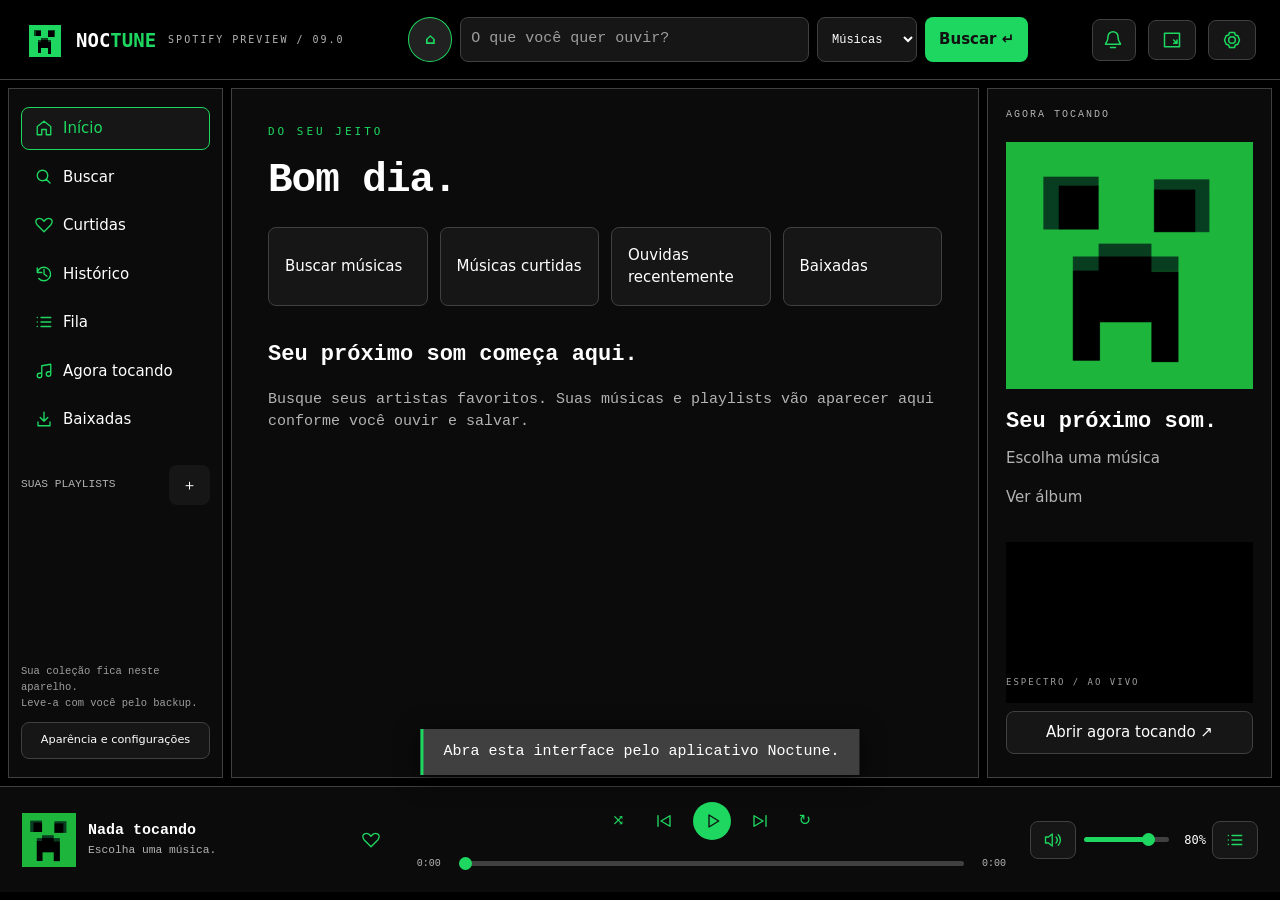
<file: previews/spotify/windows/web/index.html>
<!doctype html><html lang="pt-BR"><head><meta charset="utf-8"><meta name="viewport" content="width=device-width,initial-scale=1"><meta http-equiv="Content-Security-Policy" content="default-src 'self'; font-src 'self'; script-src 'self'; style-src 'self' 'unsafe-inline'; img-src 'self' data: https://*.googleusercontent.com https://*.ggpht.com https://i.ytimg.com https://i.scdn.co https://mosaic.scdn.co; media-src 'self' https://*.googlevideo.com https://offline.yuri.local http://127.0.0.1:*; connect-src https://lrclib.net; frame-src 'none'; base-uri 'none'; form-action 'none'"><title>Noctune</title><link rel="stylesheet" href="style.css"><script type="module" src="app.js"></script></head><body class="minimalIcons">
<header><button id="brand-button" type="button" aria-label="Personalizar cabeça" title="Personalizar cabeça"><img id="brand-icon" src="app-icon.png" alt="Creeper"></button><b>NOC<span>TUNE</span></b><small>SPOTIFY PREVIEW / 09.0</small><form id="search"><button id="header-home" type="button" data-page="home" aria-label="Início" title="Início">⌂</button><input id="query" placeholder="O que você quer ouvir?" maxlength="200" required aria-label="Buscar música ou artista"><select id="search-kind" aria-label="Tipo de busca"><option value="songs">Músicas</option><option value="albums">Álbuns</option><option value="artists">Artistas</option></select><button>Buscar ↵</button></form><button id="notifications-open" aria-label="Notificações" title="Notificações"><span class="bell-icon" aria-hidden="true"></span><small id="notifications-badge" hidden></small></button><button id="mini" aria-label="Miniplayer" title="Miniplayer">▣</button><button id="settings-open" aria-label="Configurações" title="Configurações">⚙</button></header>
<div class="workspace"><aside><nav><button data-page="home">⌂ Início</button><button data-page="search">⌕ Buscar</button><button data-page="likes">♥ Curtidas</button><button data-page="history">◷ Histórico</button><button data-page="queue">≡ Fila</button><button data-page="now">♫ Agora tocando</button></nav><div class="library-heading"><small>SUAS PLAYLISTS</small><button id="new-playlist" aria-label="Criar playlist">＋</button></div><div id="playlists"></div><p class="aside-note">Sua coleção fica neste aparelho.<br>Leve-a com você pelo backup.</p><button id="settings-sidebar">Aparência e configurações</button></aside><main><section id="home" hidden></section>
<section id="browse"><div id="detail-header" hidden></div><p class="label" id="eyebrow">SEU PRÓXIMO SOM</p><h1 id="heading">Sua música.<br>Seu universo.</h1><p id="intro">Um espaço preto, pixelado e do seu jeito.</p><div class="toolbar"><input id="filter" placeholder="Filtrar esta lista…" aria-label="Filtrar lista"><button id="play-list">▶ Ouvir lista</button><button id="rename-playlist" hidden>Renomear</button><button id="delete-playlist" hidden>Excluir playlist</button><button id="clear-history" hidden>Limpar histórico</button></div><p id="status" role="status">Busque uma música para começar.</p><div id="collections" class="collection-grid"></div><button id="artist-more" hidden>Mais músicas deste artista</button><section id="results" aria-label="Músicas"></section></section>
<section id="now" hidden><div class="now-layout"><div><img id="large-cover" alt="Capa da faixa" src="app-icon.png"><p class="label">AGORA TOCANDO</p><h1 id="large-title">Seu próximo som.</h1><p id="large-artist">Escolha uma música.</p><button id="now-like">♡ Curtir</button><button id="share">Compartilhar link</button><button id="lyrics-load">Carregar letra</button></div><div><small id="lyrics-credit">Letras via LRCLIB · disponibilidade variável</small><div id="lyrics"><p>Carregue a letra para acompanhar a música.</p></div></div></div></section></main><aside class="now-sidebar"><small>AGORA TOCANDO</small><button id="side-album-cover" class="cover-button"><img id="side-cover" src="app-icon.png" alt="Abrir álbum"></button><h2 id="side-title">Seu próximo som.</h2><button id="side-artist" class="text-link">Escolha uma música</button><button id="side-album" class="text-link">Ver álbum</button><div class="visualizer-box"><canvas id="visualizer" width="480" height="230" aria-label="Visualizador de áudio"></canvas><small id="visualizer-label">ESPECTRO / AO VIVO</small></div><button id="side-now">Abrir agora tocando ↗</button></aside></div>
<footer><div class="track-info"><img id="cover" src="app-icon.png" alt=""><div><strong id="title">Nada tocando</strong><small id="artist">Escolha uma música.</small></div><button id="like" aria-label="Curtir faixa">♡</button></div><div class="transport"><div><button id="shuffle" title="Aleatório">⤨</button><button id="previous" aria-label="Anterior">◀◀</button><button id="play" aria-label="Reproduzir ou pausar">▶</button><button id="next" aria-label="Próxima">▶▶</button><button id="repeat" title="Repetição">↻</button></div><div class="timeline"><small id="elapsed">0:00</small><input id="seek" type="range" min="0" max="100" value="0" step="0.1" aria-label="Posição da música"><small id="duration">0:00</small></div></div><div class="volume"><button id="mute" aria-label="Silenciar">♫</button><input id="volume" type="range" min="0" max="1" step="0.01" value="0.8" aria-label="Volume"><output id="volume-value" for="volume" aria-live="off">80%</output><button id="queue-open" title="Fila">≡</button></div><button id="mini-exit" hidden>Expandir ↗</button><audio id="audio" preload="none" crossorigin="anonymous"></audio><audio id="audio-next" preload="none" crossorigin="anonymous"></audio></footer>
<dialog id="settings"><div class="dialog-header"><h2>Do seu jeito.</h2><button data-close="settings">✕</button></div><div class="settings-grid"><section><h3>Aparência</h3><button id="head-settings-open" type="button">Personalizar cabeça</button><label>Cor principal<input id="primary" type="color" value="#000000"></label><label>Cor secundária<input id="accent" type="color" value="#1ed760"></label><div class="swatches" id="swatches"></div><label><input id="autoAccent" type="checkbox"> Usar uma cor da capa</label><label><input id="homeAlbumClick" type="checkbox"> Abrir álbum ao clicar nas músicas da Início</label><p class="hint">Sem álbum disponível, abre as músicas do artista. O botão ▶ sempre toca direto.</p><label><input id="minecraftFont" type="checkbox"> Fonte Minecraft</label><p class="hint">Nos títulos, menus e botões. Músicas, artistas e letras mantêm a fonte legível.</p><label><input id="retro" type="checkbox"> Fonte e bordas retrô</label><label><input id="animations" type="checkbox"> Animações suaves</label><label>Densidade<select id="density"><option value="compact">Compacta</option><option value="normal">Normal</option><option value="spacious">Espaçada</option></select></label><label>Capas <output id="cover-value"></output><input id="coverSize" type="range" min="32" max="96" step="8"></label><label>Letras da interface<input id="fontSize" type="range" min="12" max="22"></label><div id="theme-presets" class="theme-presets"></div><button id="theme-reset">Restaurar preto e verde</button><button id="save-theme">Salvar tema atual</button><div id="themes"></div></section>
<section><h3>Fonte de música</h3><label>Usar<select id="music-source"><option value="spotify">Spotify · prévia</option><option value="youtube">YouTube Music · modo anterior</option></select></label><button id="spotify-connect">Conectar Spotify</button><button id="spotify-check">Verificar conexão</button><button id="spotify-library">Carregar curtidas do Spotify</button><button id="spotify-disconnect">Desconectar Spotify</button><p id="spotify-connection-status" class="hint">Entre usando a página do Spotify. Sua biblioteca local continua disponível.</p><p class="hint">Spotify em teste. A conta e o serviço determinam anúncios, qualidade e disponibilidade. Equalizador, espectro e downloads locais continuam disponíveis no modo YouTube Music.</p></section><section id="updates-section"><h3>Atualizações</h3><p>Versão instalada: <b id="updates-current">0.9.0 prévia</b></p><p>Última versão: <b id="updates-latest">—</b></p><label><input id="updates-auto" type="checkbox" checked> Verificar automaticamente</label><p class="hint">Verificamos ao abrir e periodicamente com o app aberto. A instalação só começa quando você escolher atualizar. No Android, confirme a instalação na tela do sistema.</p><button id="updates-check">Verificar atualização</button><button id="updates-install" hidden>Atualizar agora</button><progress id="updates-progress" hidden aria-label="Atualização em andamento"></progress><p id="updates-status" class="hint" role="status">Você pode verificar quando quiser.</p></section><section><h3>Som</h3><label><input id="autoRadio" type="checkbox"> Continuar com músicas parecidas fora dos álbuns</label><p class="hint">Adiciona recomendações relacionadas à faixa atual quando a fila está acabando. Álbuns mantêm sua sequência.</p><label><input id="normalize" type="checkbox"> Suavizar picos de volume</label><p class="hint">Compressão suave dos picos, sem aumentar e diminuir o ganho a cada trecho. Não iguala o volume entre gravações.</p><label>Transição entre faixas <output id="fade-value"></output><input id="crossfade" type="range" min="0" max="10" step="1"></label><h4>Visualizador</h4><label><input id="visualizer-enabled" type="checkbox"> Barras pixeladas ao vivo</label><label><input id="reflection" type="checkbox"> Reflexo das barras</label><h4>Equalizador</h4><div id="equalizer"></div><button id="eq-reset">Restaurar equalizador</button><p class="hint" id="audio-info">O processamento de áudio é ativado ao reproduzir.</p></section>
<section><h3>Enquanto joga</h3><label><input id="discreet" type="checkbox"> Modo discreto, sem efeitos</label><label><input id="minimizeTray" type="checkbox"> Minimizar para a bandeja</label><label><input id="globalHotkeys" type="checkbox"> Atalhos globais</label><p class="hint">Ctrl + Alt + Espaço: pausar<br>Ctrl + Alt + → / ←: próxima / anterior<br>Ctrl + Alt + ↑ / ↓: volume<br>Teclas multimídia também são aceitas.</p><button id="always-top">Alternar sempre por cima</button><button id="mini-settings">Abrir miniplayer</button><h4>Discord</h4><label><input id="discord" type="checkbox"> Mostrar música no Discord</label><label>Application ID (público)<input id="discordId" inputmode="numeric" maxlength="22" placeholder="Preencha quando criar seu app"></label><p class="hint" id="discord-status">Precisa do Discord para PC aberto e de um Application ID próprio. Não use token de conta.</p></section>
<section><h3>Biblioteca e armazenamento</h3><button id="export">Exportar biblioteca</button><button id="import">Importar / mesclar backup</button><button id="sync-folder">Escolher pasta para sincronização</button><button id="sync-now">Sincronizar agora</button><button id="sync-off">Desligar sincronização</button><p class="hint" id="sync-status">Sem pasta selecionada.</p><p class="hint">Use uma pasta sincronizada por OneDrive, Dropbox ou outro serviço. Em outro PC, escolha a mesma pasta. No Android, escolha o mesmo arquivo por um provedor de arquivos com acesso de leitura e escrita. A sincronização ocorre enquanto o app está aberto.</p><label>Limite do cache de capas<select id="cacheMB"><option value="0">Sem cache em disco</option><option value="16">16 MB</option><option value="64">64 MB</option><option value="128">128 MB</option><option value="256">256 MB</option></select></label><button id="downloads-folder">Abrir pasta de downloads</button><button id="clear-cache">Limpar cache de capas</button><p id="cache-status" class="hint"></p><p class="hint">As músicas não são baixadas para uso offline.</p></section></div><p class="hint">Integração experimental com YouTube Music. Algumas faixas podem falhar ou ficar indisponíveis.</p></dialog>
<dialog id="notifications-dialog"><div class="dialog-header"><h2>Notificações</h2><button id="notifications-close" aria-label="Fechar notificações">×</button></div><button id="notifications-read-all">Marcar todas como lidas</button><div id="notifications-list"></div><h3>Artistas seguidos</h3><div id="notifications-following"></div><button id="notifications-refresh">Verificar lançamentos</button><p id="notifications-status" class="hint">Verificamos lançamentos ao abrir e a cada 30 minutos com o app aberto. Não são notificações push.</p></dialog><dialog id="name-dialog"><h2 id="name-title">Nome</h2><form id="name-form"><input id="name-input" maxlength="100" required aria-label="Nome"><button>Salvar</button><button type="button" data-close="name-dialog">Cancelar</button></form></dialog><dialog id="add-dialog"><div class="dialog-header"><h2>Adicionar à playlist</h2><button data-close="add-dialog">✕</button></div><div id="add-options"></div><button id="add-new">＋ Nova playlist</button></dialog><div id="update-banner" hidden role="status"><span id="update-banner-text"></span><button id="update-banner-open">Ver atualização</button><button id="update-banner-close" aria-label="Lembrar depois">×</button></div><div id="toast" role="status" hidden></div><dialog id="head-picker" aria-labelledby="head-picker-title"><div class="dialog-header"><h2 id="head-picker-title">Sua cabeça, seu estilo.</h2><button id="head-close" type="button" aria-label="Fechar personalização">✕</button></div><p class="hint">Escolha uma cabeça e como ela recebe as cores.</p><div id="head-options" role="group" aria-label="Cabeças"></div><label>Cor da cabeça<select id="head-mode"><option value="theme">Seguir o tema</option><option value="original">Cor original</option><option value="custom">Cor personalizada</option></select></label><label id="head-custom-label" hidden>Escolha uma cor<input id="head-color" type="color" value="#1ed760"></label><p class="hint">Sua escolha fica salva neste aparelho. No Windows, também muda o ícone da janela enquanto o app está aberto.</p></dialog></body></html>
</file>
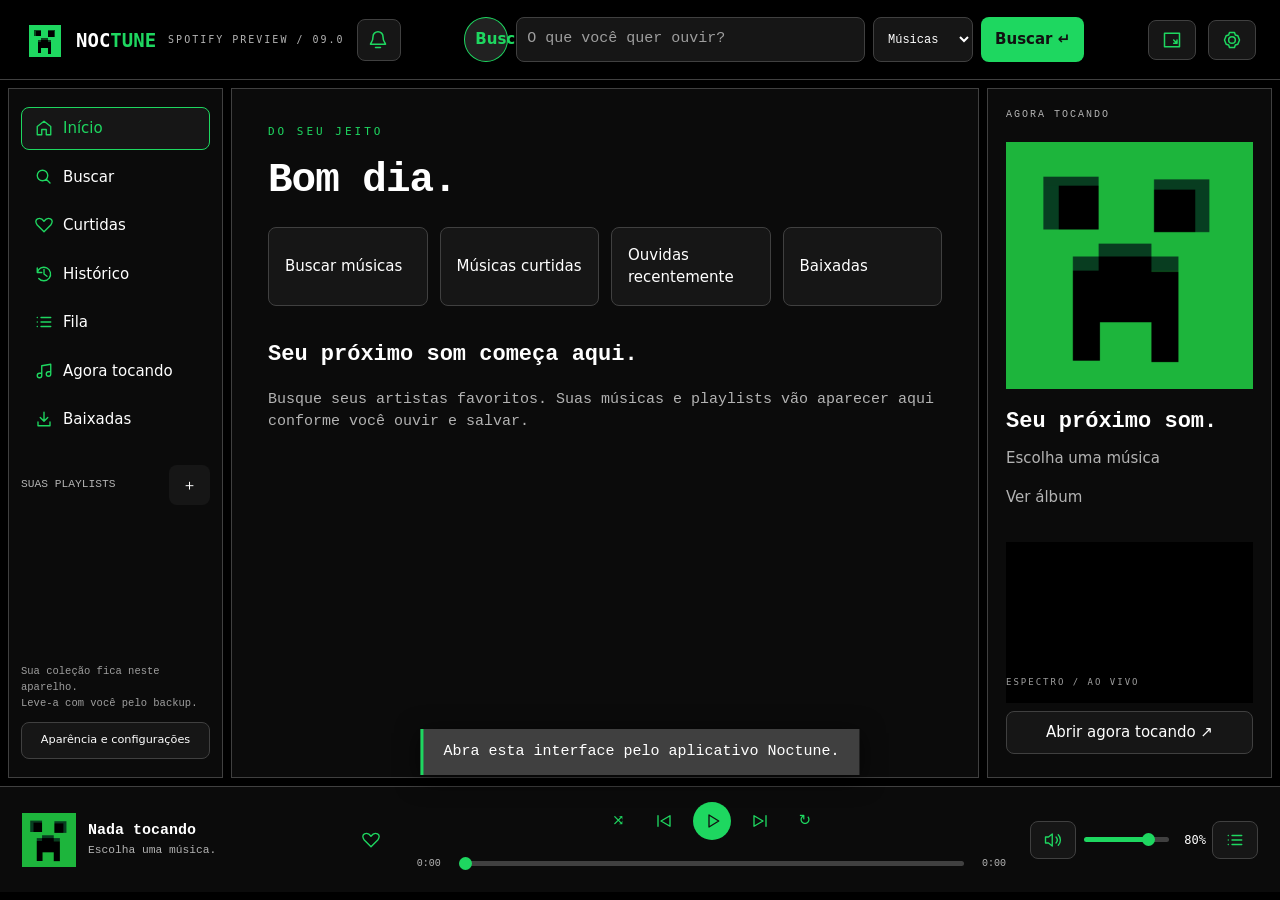
<file: previews/spotify/android/app/src/main/assets/index.html>
<!doctype html><html lang="pt-BR"><head><meta charset="utf-8"><meta name="viewport" content="width=device-width,initial-scale=1"><meta http-equiv="Content-Security-Policy" content="default-src 'self'; font-src 'self'; script-src 'self'; style-src 'self' 'unsafe-inline'; img-src 'self' data: https://*.googleusercontent.com https://*.ggpht.com https://i.ytimg.com https://i.scdn.co https://mosaic.scdn.co; media-src 'self' https://*.googlevideo.com https://offline.yuri.local http://127.0.0.1:*; connect-src https://lrclib.net; frame-src 'none'; base-uri 'none'; form-action 'none'"><title>Noctune</title><link rel="stylesheet" href="style.css"><link rel="stylesheet" href="mobile.css"><script type="module" src="app.js"></script></head><body class="minimalIcons">
<header><button id="brand-button" type="button" aria-label="Personalizar cabeça" title="Personalizar cabeça"><img id="brand-icon" src="app-icon.png" alt="Creeper"></button><b>NOC<span>TUNE</span></b><small>SPOTIFY PREVIEW / 09.0</small><form id="search"><button id="header-home" type="button" data-page="home" aria-label="Início" title="Início">⌂</button><input id="query" placeholder="O que você quer ouvir?" maxlength="200" required aria-label="Buscar música ou artista"><select id="search-kind" aria-label="Tipo de busca"><option value="songs">Músicas</option><option value="albums">Álbuns</option><option value="artists">Artistas</option></select><button>Buscar ↵</button></form><button id="notifications-open" aria-label="Notificações" title="Notificações"><span class="bell-icon" aria-hidden="true"></span><small id="notifications-badge" hidden></small></button><button id="mini" aria-label="Miniplayer" title="Miniplayer">▣</button><button id="settings-open" aria-label="Configurações" title="Configurações">⚙</button></header>
<div class="workspace"><aside><nav><button data-page="home">⌂ Início</button><button data-page="search">⌕ Buscar</button><button data-page="likes">♥ Curtidas</button><button data-page="history">◷ Histórico</button><button data-page="queue">≡ Fila</button><button data-page="now">♫ Agora tocando</button></nav><div class="library-heading"><small>SUAS PLAYLISTS</small><button id="new-playlist" aria-label="Criar playlist">＋</button></div><div id="playlists"></div><p class="aside-note">Sua coleção fica neste aparelho.<br>Leve-a com você pelo backup.</p><button id="settings-sidebar">Aparência e configurações</button></aside><main><section id="home" hidden></section>
<section id="browse"><div id="detail-header" hidden></div><p class="label" id="eyebrow">SEU PRÓXIMO SOM</p><h1 id="heading">Sua música.<br>Seu universo.</h1><p id="intro">Um espaço preto, pixelado e do seu jeito.</p><div class="toolbar"><input id="filter" placeholder="Filtrar esta lista…" aria-label="Filtrar lista"><button id="play-list">▶ Ouvir lista</button><button id="rename-playlist" hidden>Renomear</button><button id="delete-playlist" hidden>Excluir playlist</button><button id="clear-history" hidden>Limpar histórico</button></div><p id="status" role="status">Busque uma música para começar.</p><div id="collections" class="collection-grid"></div><button id="artist-more" hidden>Mais músicas deste artista</button><section id="results" aria-label="Músicas"></section></section>
<section id="now" hidden><div class="now-layout"><div><img id="large-cover" alt="Capa da faixa" src="app-icon.png"><p class="label">AGORA TOCANDO</p><h1 id="large-title">Seu próximo som.</h1><p id="large-artist">Escolha uma música.</p><button id="now-like">♡ Curtir</button><button id="share">Compartilhar link</button><button id="lyrics-load">Carregar letra</button></div><div><small id="lyrics-credit">Letras via LRCLIB · disponibilidade variável</small><div id="lyrics"><p>Carregue a letra para acompanhar a música.</p></div></div></div></section></main><aside class="now-sidebar"><small>AGORA TOCANDO</small><button id="side-album-cover" class="cover-button"><img id="side-cover" src="app-icon.png" alt="Abrir álbum"></button><h2 id="side-title">Seu próximo som.</h2><button id="side-artist" class="text-link">Escolha uma música</button><button id="side-album" class="text-link">Ver álbum</button><div class="visualizer-box"><canvas id="visualizer" width="480" height="230" aria-label="Visualizador de áudio"></canvas><small id="visualizer-label">ESPECTRO / AO VIVO</small></div><button id="side-now">Abrir agora tocando ↗</button></aside></div>
<footer><div class="track-info"><img id="cover" src="app-icon.png" alt=""><div><strong id="title">Nada tocando</strong><small id="artist">Escolha uma música.</small></div><button id="like" aria-label="Curtir faixa">♡</button></div><div class="transport"><div><button id="shuffle" title="Aleatório">⤨</button><button id="previous" aria-label="Anterior">◀◀</button><button id="play" aria-label="Reproduzir ou pausar">▶</button><button id="next" aria-label="Próxima">▶▶</button><button id="repeat" title="Repetição">↻</button></div><div class="timeline"><small id="elapsed">0:00</small><input id="seek" type="range" min="0" max="100" value="0" step="0.1" aria-label="Posição da música"><small id="duration">0:00</small></div></div><div class="volume"><button id="mute" aria-label="Silenciar">♫</button><input id="volume" type="range" min="0" max="1" step="0.01" value="0.8" aria-label="Volume"><output id="volume-value" for="volume" aria-live="off">80%</output><button id="queue-open" title="Fila">≡</button></div><button id="mini-exit" hidden>Expandir ↗</button><audio id="audio" preload="none" crossorigin="anonymous"></audio><audio id="audio-next" preload="none" crossorigin="anonymous"></audio></footer>
<dialog id="settings"><div class="dialog-header"><h2>Do seu jeito.</h2><button data-close="settings">✕</button></div><div class="settings-grid"><section><h3>Aparência</h3><button id="head-settings-open" type="button">Personalizar cabeça</button><label>Cor principal<input id="primary" type="color" value="#000000"></label><label>Cor secundária<input id="accent" type="color" value="#1ed760"></label><div class="swatches" id="swatches"></div><label><input id="autoAccent" type="checkbox"> Usar uma cor da capa</label><label><input id="homeAlbumClick" type="checkbox"> Abrir álbum ao clicar nas músicas da Início</label><p class="hint">Sem álbum disponível, abre as músicas do artista. O botão ▶ sempre toca direto.</p><label><input id="minecraftFont" type="checkbox"> Fonte Minecraft</label><p class="hint">Nos títulos, menus e botões. Músicas, artistas e letras mantêm a fonte legível.</p><label><input id="retro" type="checkbox"> Fonte e bordas retrô</label><label><input id="animations" type="checkbox"> Animações suaves</label><label>Densidade<select id="density"><option value="compact">Compacta</option><option value="normal">Normal</option><option value="spacious">Espaçada</option></select></label><label>Capas <output id="cover-value"></output><input id="coverSize" type="range" min="32" max="96" step="8"></label><label>Letras da interface<input id="fontSize" type="range" min="12" max="22"></label><div id="theme-presets" class="theme-presets"></div><button id="theme-reset">Restaurar preto e verde</button><button id="save-theme">Salvar tema atual</button><div id="themes"></div></section>
<section><h3>Fonte de música</h3><label>Usar<select id="music-source"><option value="spotify">Spotify · prévia</option><option value="youtube">YouTube Music · modo anterior</option></select></label><button id="spotify-connect">Conectar Spotify</button><button id="spotify-check">Verificar conexão</button><button id="spotify-library">Carregar curtidas do Spotify</button><button id="spotify-disconnect">Desconectar Spotify</button><p id="spotify-connection-status" class="hint">Entre usando a página do Spotify. Sua biblioteca local continua disponível.</p><p class="hint">Spotify em teste. A conta e o serviço determinam anúncios, qualidade e disponibilidade. Equalizador, espectro e downloads locais continuam disponíveis no modo YouTube Music.</p></section><section id="updates-section"><h3>Atualizações</h3><p>Versão instalada: <b id="updates-current">0.9.0 prévia</b></p><p>Última versão: <b id="updates-latest">—</b></p><label><input id="updates-auto" type="checkbox" checked> Verificar automaticamente</label><p class="hint">Verificamos ao abrir e periodicamente com o app aberto. A instalação só começa quando você escolher atualizar. No Android, confirme a instalação na tela do sistema.</p><button id="updates-check">Verificar atualização</button><button id="updates-install" hidden>Atualizar agora</button><progress id="updates-progress" hidden aria-label="Atualização em andamento"></progress><p id="updates-status" class="hint" role="status">Você pode verificar quando quiser.</p></section><section><h3>Som</h3><label><input id="autoRadio" type="checkbox"> Continuar com músicas parecidas fora dos álbuns</label><p class="hint">Adiciona recomendações relacionadas à faixa atual quando a fila está acabando. Álbuns mantêm sua sequência.</p><label><input id="normalize" type="checkbox"> Suavizar picos de volume</label><p class="hint">Compressão suave dos picos, sem aumentar e diminuir o ganho a cada trecho. Não iguala o volume entre gravações.</p><label>Transição entre faixas <output id="fade-value"></output><input id="crossfade" type="range" min="0" max="10" step="1"></label><h4>Visualizador</h4><label><input id="visualizer-enabled" type="checkbox"> Barras pixeladas ao vivo</label><label><input id="reflection" type="checkbox"> Reflexo das barras</label><h4>Equalizador</h4><div id="equalizer"></div><button id="eq-reset">Restaurar equalizador</button><p class="hint" id="audio-info">O processamento de áudio é ativado ao reproduzir.</p></section>
<section><h3>Enquanto joga</h3><label><input id="discreet" type="checkbox"> Modo discreto, sem efeitos</label><label><input id="minimizeTray" type="checkbox"> Minimizar para a bandeja</label><label><input id="globalHotkeys" type="checkbox"> Atalhos globais</label><p class="hint">Ctrl + Alt + Espaço: pausar<br>Ctrl + Alt + → / ←: próxima / anterior<br>Ctrl + Alt + ↑ / ↓: volume<br>Teclas multimídia também são aceitas.</p><button id="always-top">Alternar sempre por cima</button><button id="mini-settings">Abrir miniplayer</button><h4>Discord</h4><label><input id="discord" type="checkbox"> Mostrar música no Discord</label><label>Application ID (público)<input id="discordId" inputmode="numeric" maxlength="22" placeholder="Preencha quando criar seu app"></label><p class="hint" id="discord-status">Precisa do Discord para PC aberto e de um Application ID próprio. Não use token de conta.</p></section>
<section><h3>Biblioteca e armazenamento</h3><button id="export">Exportar biblioteca</button><button id="import">Importar / mesclar backup</button><button id="sync-folder">Escolher pasta para sincronização</button><button id="sync-now">Sincronizar agora</button><button id="sync-off">Desligar sincronização</button><p class="hint" id="sync-status">Sem pasta selecionada.</p><p class="hint">Use uma pasta sincronizada por OneDrive, Dropbox ou outro serviço. Em outro PC, escolha a mesma pasta. No Android, escolha o mesmo arquivo por um provedor de arquivos com acesso de leitura e escrita. A sincronização ocorre enquanto o app está aberto.</p><label>Limite do cache de capas<select id="cacheMB"><option value="0">Sem cache em disco</option><option value="16">16 MB</option><option value="64">64 MB</option><option value="128">128 MB</option><option value="256">256 MB</option></select></label><button id="downloads-folder">Abrir pasta de downloads</button><button id="clear-cache">Limpar cache de capas</button><p id="cache-status" class="hint"></p><p class="hint">As músicas não são baixadas para uso offline.</p></section></div><p class="hint">Integração experimental com YouTube Music. Algumas faixas podem falhar ou ficar indisponíveis.</p></dialog>
<dialog id="notifications-dialog"><div class="dialog-header"><h2>Notificações</h2><button id="notifications-close" aria-label="Fechar notificações">×</button></div><button id="notifications-read-all">Marcar todas como lidas</button><div id="notifications-list"></div><h3>Artistas seguidos</h3><div id="notifications-following"></div><button id="notifications-refresh">Verificar lançamentos</button><p id="notifications-status" class="hint">Verificamos lançamentos ao abrir e a cada 30 minutos com o app aberto. Não são notificações push.</p></dialog><dialog id="name-dialog"><h2 id="name-title">Nome</h2><form id="name-form"><input id="name-input" maxlength="100" required aria-label="Nome"><button>Salvar</button><button type="button" data-close="name-dialog">Cancelar</button></form></dialog><dialog id="add-dialog"><div class="dialog-header"><h2>Adicionar à playlist</h2><button data-close="add-dialog">✕</button></div><div id="add-options"></div><button id="add-new">＋ Nova playlist</button></dialog><div id="update-banner" hidden role="status"><span id="update-banner-text"></span><button id="update-banner-open">Ver atualização</button><button id="update-banner-close" aria-label="Lembrar depois">×</button></div><div id="toast" role="status" hidden></div><dialog id="head-picker" aria-labelledby="head-picker-title"><div class="dialog-header"><h2 id="head-picker-title">Sua cabeça, seu estilo.</h2><button id="head-close" type="button" aria-label="Fechar personalização">✕</button></div><p class="hint">Escolha uma cabeça e como ela recebe as cores.</p><div id="head-options" role="group" aria-label="Cabeças"></div><label>Cor da cabeça<select id="head-mode"><option value="theme">Seguir o tema</option><option value="original">Cor original</option><option value="custom">Cor personalizada</option></select></label><label id="head-custom-label" hidden>Escolha uma cor<input id="head-color" type="color" value="#1ed760"></label><p class="hint">Sua escolha fica salva neste aparelho. No Windows, também muda o ícone da janela enquanto o app está aberto.</p></dialog></body></html>
</file>
<file: previews/spotify/windows/web/style.css>
:root{--accent:#1ed760;--cover:56px;--font:15px;--row:10px;color-scheme:dark}*{box-sizing:border-box}body{margin:0;background:var(--primary);color:var(--text);font:var(--font)/1.5 system-ui}body.retro{font-family:Consolas,'Courier New',monospace}button,input,select{font:inherit}button{cursor:pointer;background:var(--raised);color:var(--text);border:1px solid var(--border);border-radius:5px;padding:9px 13px}button:hover,button.active{border-color:var(--accent-readable);color:var(--accent-readable)}button:disabled{opacity:.4;cursor:wait}input,select{background:var(--raised);color:var(--text);border:1px solid var(--border);padding:10px;min-width:0}input[type=checkbox],input[type=range]{accent-color:var(--accent-readable)}input[type=range]{padding:0;cursor:pointer}input[type=color]{width:46px;padding:3px}body.retro button,body.retro input,body.retro select{border-radius:0}body.animations:not(.discreet) button{transition:background .15s,color .15s}header{height:80px;display:flex;align-items:center;gap:12px;padding:16px 24px;border-bottom:1px solid var(--border)}header>img{width:32px;image-rendering:pixelated}header b{white-space:nowrap;font:700 19px monospace}span,.label{color:var(--accent-readable)}small{color:var(--muted);font-size:.75em}header>small{font:10px monospace;letter-spacing:2px}form{display:flex;gap:8px}header form{max-width:620px;flex:1;margin:auto}#query{width:100%}header form button,#play,#name-form button:first-of-type{background:var(--accent);color:var(--primary);border-color:transparent;font-weight:700}.workspace{display:grid;grid-template-columns:230px 1fr;height:calc(100vh - 194px);gap:8px;padding:8px}aside,main{background:var(--surface);border:1px solid var(--border);overflow:auto}aside{padding:18px 12px;display:flex;flex-direction:column}nav{display:grid;gap:6px}nav button{border-color:transparent;background:none;text-align:left}nav button.active{background:var(--raised);color:var(--accent-readable)}.library-heading{display:flex;align-items:center;justify-content:space-between;margin:24px 0 8px}.library-heading button{border:0}.aside-note{font-size:.7em;color:var(--subtle);margin-top:auto;padding-top:25px}#playlists{display:grid;gap:6px}#playlists button{overflow:hidden;text-overflow:ellipsis;white-space:nowrap;text-align:left;background:none;border:0}#settings-sidebar{font-size:.75em}main{padding:32px 36px}h1{font-size:clamp(26px,3.2vw,48px);line-height:1.1;margin:14px 0 20px;letter-spacing:-1px}p{color:var(--muted)}.label{font:11px monospace;letter-spacing:3px}.toolbar{display:flex;gap:8px;flex-wrap:wrap;margin-top:26px}.toolbar input{flex:1;max-width:330px}#status{min-height:22px;font-size:.8em;margin:18px 0}#results{display:grid;gap:5px}.song{display:flex;align-items:center;gap:12px;background:var(--raised);padding:var(--row);border:1px solid transparent;border-bottom-color:var(--hover)}.song.active{border-left-color:var(--accent-readable);background:color-mix(in srgb,var(--accent) 12%,var(--primary))}.song.dragging{opacity:.4}.song img{height:var(--cover);width:var(--cover);object-fit:cover;flex-shrink:0}.song .song-play{flex:1;text-align:left;border:0;background:none;min-width:70px;padding:0}.song strong,.song small{display:block;overflow:hidden;text-overflow:ellipsis;white-space:nowrap}.song .actions{display:flex;gap:4px}.song .actions button{padding:7px 9px;background:none}.row-number{font-size:.7em;width:23px;color:var(--subtle)}.duration-label{min-width:40px;text-align:right}footer{height:106px;display:flex;align-items:center;gap:20px;padding:12px 22px;background:var(--surface);border-top:1px solid var(--border)}.track-info{width:30%;display:flex;align-items:center;gap:12px;min-width:0}.track-info img{width:54px;height:54px;object-fit:cover}.track-info div{min-width:0;flex:1}.track-info strong,.track-info small{display:block;overflow:hidden;white-space:nowrap;text-overflow:ellipsis}.track-info button{border:0;background:none;color:var(--accent-readable);font-size:21px}.transport{flex:1;text-align:center}.transport>div:first-child{display:flex;justify-content:center;gap:10px;align-items:center}.transport button{background:none;border:0;padding:5px 10px}#play{width:38px;height:38px;border-radius:50%;padding:0}.timeline{display:flex;align-items:center;gap:12px;margin-top:10px}.timeline input{width:100%}.timeline small{font-size:10px;min-width:32px}.volume{display:flex;align-items:center;gap:6px;width:180px}.volume input{width:90px}audio{display:none}.now-layout{display:grid;grid-template-columns:minmax(200px,1fr) minmax(200px,1fr);gap:40px;max-width:1000px;margin:auto}.now-layout img{max-width:420px;width:100%;aspect-ratio:1;object-fit:cover}#lyrics{max-height:60vh;overflow:auto;padding:20px 4px}#lyrics p{font-size:1.3em;color:var(--muted)}#lyrics p.current{color:var(--accent-readable);font-weight:700}dialog{background:var(--raised);color:var(--text);border:1px solid var(--border);max-width:1050px;width:90%;max-height:90vh;padding:24px}dialog::backdrop{background:#000b}.dialog-header{display:flex;align-items:center;justify-content:space-between}.dialog-header h2{margin:0}.settings-grid{display:grid;grid-template-columns:1fr 1fr;gap:22px}.settings-grid section{padding:16px;border:1px solid var(--border)}.settings-grid h3{color:var(--accent-readable);margin-top:0}label{display:flex;align-items:center;justify-content:space-between;gap:12px;margin:14px 0}label input[type=checkbox]{margin-right:auto;order:2}label input[type=range]{max-width:150px}label input:not([type]){max-width:200px}.hint{font-size:.75em;color:var(--muted);line-height:1.6}.swatches{display:flex;gap:8px}.swatches button{width:28px;height:28px;padding:0;background:var(--swatch)}#equalizer label{font-size:.8em}#themes button{margin:4px}.theme-row{display:flex;align-items:center;justify-content:space-between}.theme-row button:first-child{flex:1;text-align:left}#name-dialog{max-width:450px}#name-form{flex-wrap:wrap}#name-input{width:100%}#add-dialog{max-width:450px}#add-options{display:grid;gap:8px;margin:18px 0}#toast{position:fixed;bottom:125px;left:50%;transform:translateX(-50%);padding:12px 20px;max-width:85vw;background:var(--border);border-left:3px solid var(--accent);box-shadow:0 4px 24px #0009;z-index:20}.discreet *{animation:none!important;transition:none!important}.mini header,.mini .workspace,.mini .volume,.mini .timeline,.mini #shuffle,.mini #repeat{display:none}.mini footer{height:100vh;padding:10px;gap:8px}.mini .track-info{width:54%;gap:8px}.mini .track-info img{width:42px;height:42px}.mini .track-info strong{font-size:12px}.mini .track-info small{font-size:10px}.mini .transport{flex:none}.mini .transport>div:first-child{gap:0}.mini .transport button{font-size:12px;padding:4px}.mini #mini-exit{display:block;font-size:10px;padding:5px}.mini #play{width:30px;height:30px}@media(max-width:850px){header>small{display:none}.workspace{grid-template-columns:170px 1fr}main{padding:24px 18px}.volume{width:100px}.volume input{width:55px}.song .duration-label,.row-number{display:none}.settings-grid{grid-template-columns:1fr}.now-layout{gap:20px}header{padding:14px}}@media(max-width:600px){header{height:110px;flex-wrap:wrap;gap:8px}header form{order:3;width:100%;max-width:none;flex-basis:100%}header b{flex:1}header>img{width:25px}header button{padding:6px 9px}.workspace{height:calc(100vh - 245px);grid-template-columns:1fr;display:block;padding-top:48px;position:relative}aside{position:absolute;top:0;left:0;right:0;height:44px;padding:0;overflow-x:auto}aside nav{display:flex;white-space:nowrap}aside nav button{font-size:12px;padding:10px}aside>*:not(nav){display:none}main{height:100%;padding:18px 12px}.song{gap:8px}.song .actions button{padding:5px}.song .actions button.share-row{display:none}.song img{width:42px;height:42px}.song small{font-size:10px}.toolbar button{font-size:12px}footer{height:127px;padding:8px 12px;flex-wrap:wrap;gap:5px}.track-info{width:65%;flex:1}.track-info img{width:36px;height:36px}.track-info strong{font-size:12px}.volume{width:90px}.transport{flex-basis:100%;display:flex;align-items:center;gap:10px}.transport>div:first-child{gap:0}.transport .timeline{flex:1;margin:0;gap:4px}.timeline small{font-size:9px;min-width:26px}#play{width:30px;height:30px}.now-layout{grid-template-columns:1fr}.now-layout img{max-width:240px}#lyrics{max-height:none}.settings-grid section{padding:10px}dialog{width:96%;padding:14px}.song .actions .move{display:none}#toast{bottom:145px}}

.workspace{grid-template-columns:215px minmax(0,1fr) 285px}.now-sidebar{padding:18px;gap:8px}.now-sidebar>small{font-size:10px;letter-spacing:2px}.cover-button{padding:0;margin-top:12px;background:none;border:0}.cover-button img{width:100%;aspect-ratio:1;object-fit:cover;display:block}.now-sidebar h2{font-size:22px;line-height:1.2;margin:12px 0 0}.text-link{background:none;border:0;text-align:left;padding:4px 0;color:var(--muted)}.text-link:hover{color:var(--accent-readable);text-decoration:underline}.visualizer-box{background:var(--primary);padding:10px 0;margin-top:22px}.visualizer-box canvas{display:block;width:100%;height:auto}.visualizer-box small{font:9px monospace;letter-spacing:2px;color:var(--subtle)}.discreet .visualizer-box{display:none}.collection-grid{display:grid;grid-template-columns:repeat(auto-fill,minmax(135px,1fr));gap:15px;margin:20px 0}.collection{padding:10px;text-align:left;background:var(--raised)}.collection img{width:100%;aspect-ratio:1;object-fit:cover}.collection b,.collection small{display:block;margin-top:8px}.detail-hero{display:flex;gap:25px;align-items:end;margin-bottom:24px}.detail-hero img{width:180px;aspect-ratio:1;object-fit:cover}.detail-hero p{font-size:12px;max-height:110px;overflow:auto}.detail-hero h2{font-size:30px;margin:5px 0}header form select{max-width:110px;font-size:12px}.album-row{font-size:11px;color:var(--muted)}.artist-link{cursor:pointer}.artist-link:hover{color:var(--accent-readable);text-decoration:underline}@media(max-width:1150px){.workspace{grid-template-columns:185px minmax(0,1fr) 230px}.now-sidebar{padding:12px}main{padding:25px 20px}.song{gap:8px}.song .actions button{padding:6px}.song .actions .share-row{display:none}}@media(max-width:950px){.workspace{grid-template-columns:170px minmax(0,1fr)}.now-sidebar{display:none}}@media(max-width:600px){.workspace{display:block}.now-sidebar{display:none}header form select{max-width:80px}.detail-hero img{width:110px}.detail-hero{gap:15px}.detail-hero h2{font-size:24px}}


.now-layout .visualizer-box{max-width:420px}.now-layout .visualizer-box canvas{width:100%;height:auto}

/* Keep the search controls readable without wrapping or shrinking labels. */
header form{min-width:0;align-items:stretch}header form #query{flex:1 1 0;width:0;min-width:0}header form select{flex:0 0 100px;width:100px;max-width:none}header form button{flex:0 0 auto;white-space:nowrap}
@media(min-width:601px) and (max-width:1100px){header{height:124px;flex-wrap:wrap;gap:8px;padding:10px 16px}header b{flex:1}header>small{display:none}header form{order:3;flex:1 0 100%;width:100%;max-width:none;margin:0;height:44px}.workspace{height:calc(100vh - 238px)}}
@media(max-width:600px){header form select{flex-basis:90px;width:90px}header form button{padding:8px 10px}}

.volume{width:228px;flex-shrink:0}.volume #volume{min-width:35px;flex:1}.volume output{min-width:4ch;text-align:right;color:var(--text);font:12px monospace;font-variant-numeric:tabular-nums}.pixel-icon::before{content:'';display:inline-block;width:20px;height:20px;background:currentColor;mask:var(--pixel) center/contain no-repeat;image-rendering:pixelated;vertical-align:middle;flex-shrink:0}nav button.pixel-icon{display:flex;align-items:center;gap:10px}.pixel-only{font-size:0!important}.pixel-only::before{width:18px;height:18px}#mobile-nav span.pixel-icon{font-size:0!important}#mobile-nav span.pixel-icon::before{width:24px;height:24px}@media(max-width:950px){.volume{width:190px}.volume input{width:50px}}@media(max-width:600px){.volume{width:170px}.volume input{width:40px}}

.pixel-icon::before{width:18px;height:18px}#mobile-nav span.pixel-icon::before{width:20px;height:20px}


@font-face{font-family:YuriMinecraft;src:url('fonts/Minecraft.ttf') format('truetype');font-weight:400;font-style:normal;font-display:swap}
body.minecraftFont header b,body.minecraftFont h1,body.minecraftFont h2,body.minecraftFont h3,body.minecraftFont h4,body.minecraftFont button:not(.pixel-only),body.minecraftFont summary{font-family:YuriMinecraft,system-ui,sans-serif;font-weight:400;letter-spacing:0;line-height:1.45}
body.minecraftFont .song .song-play,body.minecraftFont .song .song-play *,body.minecraftFont .track-info strong,body.minecraftFont .track-info small,body.minecraftFont #large-title,body.minecraftFont #large-artist,body.minecraftFont #side-title,body.minecraftFont #side-artist,body.minecraftFont #lyrics p,body.minecraftFont .collection b,body.minecraftFont .collection small,body.minecraftFont #playlists button,body.minecraftFont .mobile-playlist-row,body.minecraftFont .detail-hero h2{font-family:system-ui,sans-serif;font-weight:inherit;letter-spacing:normal}

#settings-open.pixel-icon::before,#mini.pixel-icon::before{width:20px;height:20px}#mini-settings.pixel-icon,#mobile-pip.pixel-icon{display:inline-flex;align-items:center;justify-content:center;gap:7px}

body.minimalIcons button,body.minimalIcons input,body.minimalIcons select{border-radius:8px}body.minimalIcons nav button{font-family:system-ui,sans-serif;font-weight:500}body.minimalIcons #play,body.minimalIcons #mobile-play{border-radius:50%}.home-shortcuts{display:grid;grid-template-columns:repeat(auto-fit,minmax(150px,1fr));gap:12px;margin:24px 0 32px}.home-shortcuts button{text-align:left;min-height:64px;background:var(--raised);padding:16px}.home-cards{display:grid;grid-template-columns:repeat(auto-fill,minmax(135px,1fr));gap:16px;margin:18px 0 32px}.home-card{min-width:0;text-align:left;border:0;background:var(--raised);padding:12px}.home-card img{width:100%;aspect-ratio:1;object-fit:cover}.home-card strong,.home-card small{display:block;overflow:hidden;text-overflow:ellipsis;white-space:nowrap;margin-top:8px;font-family:system-ui,sans-serif}.home-card small{margin-top:4px}#home h2{font-size:22px}@media(max-width:600px){.home-shortcuts{grid-template-columns:repeat(2,minmax(0,1fr));gap:8px}.home-shortcuts button{font-size:13px;padding:12px}.home-cards{grid-template-columns:repeat(2,minmax(0,1fr));gap:10px}#home h1{font-size:26px}}
body.minimalIcons:not(.minecraftFont) button:not(.pixel-only){font-family:system-ui,sans-serif}

:root{--primary:#000;--surface:#0b0b0b;--raised:#151515;--hover:#222;--border:#404040;--text:#fff;--muted:#b3b3b3;--subtle:#999;--accent-text:#111;--accent-readable:#1ed760}header form button,#play,#name-form button:first-of-type,#mobile-search-zone form>button,.mobile-compact-actions #mobile-play,#mobile-full-controls #play{color:var(--accent-text)}.theme-presets{display:flex;gap:6px;flex-wrap:wrap;margin:16px 0}.theme-presets button{font-size:12px}#theme-reset{margin:6px 0}body,dialog,button,input,select{color:var(--text)}::placeholder{color:var(--subtle)}#toast{color:var(--text)}.volume output{color:var(--text)}

/* Theme the range widgets explicitly; native controls can ignore dark accents. */
input[type=range]{appearance:none;-webkit-appearance:none;background:transparent;border:0;height:24px;accent-color:var(--accent-readable)}input[type=range]::-webkit-slider-runnable-track{height:5px;border-radius:8px;background:linear-gradient(to right,var(--accent-readable) 0%,var(--accent-readable) var(--range-fill,0%),var(--border) var(--range-fill,0%),var(--border) 100%)}input[type=range]::-webkit-slider-thumb{-webkit-appearance:none;width:13px;height:13px;margin-top:-4px;border-radius:50%;border:0;background:var(--accent-readable)}input[type=range]::-moz-range-track{height:5px;border-radius:8px;background:var(--border)}input[type=range]::-moz-range-progress{height:5px;border-radius:8px;background:var(--accent-readable)}input[type=range]::-moz-range-thumb{width:13px;height:13px;border-radius:50%;border:0;background:var(--accent-readable)}input[type=range]:focus-visible{outline:2px solid var(--accent-readable);outline-offset:3px}input[type=checkbox]{accent-color:var(--accent-readable)}nav button.pixel-icon::before,.transport button:not(#play),#settings-open,#mini,#mute,#queue-open,.track-info #like{color:var(--accent-readable)}nav button.active{border-color:var(--accent-readable)}#mobile-nav button.active>span{color:var(--accent-readable)}.song.active{background:color-mix(in srgb,var(--accent) 12%,var(--surface));border-left-color:var(--accent-readable)}.mobile-search-tabs button.active{color:var(--accent-text)}

#update-banner:not([hidden]){position:fixed;z-index:40;left:50%;bottom:125px;transform:translateX(-50%);display:flex;align-items:center;gap:10px;width:max-content;max-width:92vw;padding:12px;background:var(--raised);color:var(--text);border:1px solid var(--accent-readable);border-radius:12px;box-shadow:0 6px 30px #0006;font:13px system-ui}#updates-progress:not([hidden]){display:block;width:100%;margin:16px 0;accent-color:var(--accent-readable)}#updates-install{margin:5px;background:var(--accent);color:var(--accent-text)}@media(max-width:600px){#update-banner:not([hidden]){bottom:155px;flex-wrap:wrap;justify-content:center;font-size:12px}.mini #update-banner{display:none!important}}

#notifications-open{position:relative;flex:none;width:44px;height:42px;padding:10px;color:var(--accent-readable)}.bell-icon{display:block;width:20px;height:20px;background:currentColor;mask:url('data:image/svg+xml,%3Csvg xmlns="http://www.w3.org/2000/svg" viewBox="0 0 24 24"%3E%3Cpath d="M18 8a6 6 0 0 0-12 0c0 7-3 7-3 9h18c0-2-3-2-3-9ZM9 21h6" fill="none" stroke="black" stroke-width="1.8" stroke-linecap="round" stroke-linejoin="round"/%3E%3C/svg%3E') center/contain no-repeat}#notifications-badge:not([hidden]){position:absolute;right:-5px;top:-6px;border-radius:20px;padding:2px 5px;min-width:18px;background:var(--accent);color:var(--accent-text);font:700 10px system-ui}#notifications-dialog{max-width:650px}#notifications-list{display:grid;gap:10px;margin:18px 0}.notice{padding:14px;background:var(--surface);border:1px solid var(--border);border-radius:10px}.notice.unread{border-left:3px solid var(--accent-readable)}.notice h3{margin:0;font:600 15px system-ui}.notice p{margin:8px 0}.notice small{display:block;margin-bottom:10px}.notice button{margin:3px;font-size:12px}.following-row{display:flex;justify-content:space-between;gap:8px;margin:8px 0}.following-row button:first-child{min-width:0;overflow:hidden;text-overflow:ellipsis;text-align:left}#follow-artist{margin-top:14px;color:var(--accent-readable);border-color:var(--accent-readable)}.mini #notifications-dialog{display:none}header b{min-width:0}@media(max-width:600px){#notifications-open{width:36px;height:38px;padding:8px}#notifications-list button{font-size:12px}.following-row button{font-size:12px}header b{font-size:16px}}

.home-card{position:relative}.home-card .home-open{display:block;width:100%;padding:0;border:0;background:none;color:var(--text);text-align:left;min-width:0;border-radius:0}.home-card .home-open:hover{color:var(--text)}.home-card .home-open:focus-visible{outline:2px solid var(--accent-readable);outline-offset:4px}.home-card .home-play{position:absolute;top:20px;right:20px;width:34px;height:34px;min-height:34px;padding:0;border:0;border-radius:50%;background:var(--accent);color:var(--accent-text);box-shadow:0 2px 8px #0006;opacity:0;z-index:1}.home-card:hover .home-play,.home-card:focus-within .home-play{opacity:1}@media(hover:none),(max-width:600px){.home-card .home-play{opacity:1;top:16px;right:16px}}

.music-title-link:not([aria-disabled=true]){cursor:pointer}.music-title-link:not([aria-disabled=true]):hover,.music-title-link:not([aria-disabled=true]):focus-visible{color:var(--accent-readable);text-decoration:underline;text-underline-offset:3px}.music-title-link:focus-visible{outline:2px solid var(--accent-readable);outline-offset:3px}

#search #header-home{flex:0 0 44px;width:44px;min-width:44px;padding:10px;background:var(--raised);color:var(--accent-readable);border:1px solid var(--border);border-radius:50%}#search #header-home:hover,#search #header-home.active{border-color:var(--accent-readable);background:var(--hover)}#search #header-home::before{width:20px;height:20px}

.home-card.active,.song.active{box-shadow:inset 0 0 0 2px var(--accent);border-radius:0}.song.active{border-color:var(--accent)}

/* Track titles follow the selected accent on pointer hover and keyboard focus. */
.song:hover .song-play strong,.song .song-play:focus-visible strong,.home-card:hover .home-open strong,.home-card .home-open:focus-visible strong{color:var(--accent-readable)}

#brand-button{flex:none;display:grid;place-items:center;width:40px;height:40px;min-width:40px;padding:4px;background:none;border:1px solid transparent;border-radius:6px}#brand-button:hover,#brand-button:focus-visible{border-color:var(--accent-readable)}#brand-icon{width:32px;height:32px;image-rendering:pixelated}#head-picker{max-width:470px}#head-options{display:grid;grid-template-columns:repeat(4,minmax(0,1fr));gap:10px;margin:20px 0}#head-options button{display:grid;justify-items:center;gap:9px;min-width:0;padding:10px 5px}#head-options img{width:64px;max-width:100%;aspect-ratio:1;image-rendering:pixelated}#head-options span{font:12px system-ui;color:var(--text)}#head-options button[aria-pressed=true]{border-color:var(--accent-readable);box-shadow:inset 0 0 0 1px var(--accent-readable)}#head-picker [hidden]{display:none!important}@media(max-width:600px){#brand-button{width:34px;height:36px;min-width:34px}#brand-icon{width:26px;height:26px}#head-options{grid-template-columns:repeat(2,minmax(0,1fr))}}

/* Highlight the whole track, matching the current-track frame. */
.home-card.active,.song:focus-within,.home-card:focus-within{background:color-mix(in srgb,var(--accent) 12%,var(--surface));box-shadow:inset 0 0 0 2px var(--accent);border-radius:0}.song:focus-within{border-color:var(--accent)}
@media(hover:hover){.song:hover,.home-card:hover{background:color-mix(in srgb,var(--accent) 12%,var(--surface));box-shadow:inset 0 0 0 2px var(--accent);border-radius:0}.song:hover{border-color:var(--accent)}}

#window-controls[hidden],#window-grips[hidden]{display:none!important}#window-controls{position:fixed;right:0;top:0;display:flex;z-index:40;height:32px;background:var(--primary)}#window-controls button{width:46px;height:32px;padding:0;border:0;border-radius:0!important;background:none;color:var(--text);font:18px system-ui}#window-controls button:hover{background:var(--hover)}#window-controls button[data-window-action=close]:hover{background:#c42b1c;color:white}.desktop-chrome header{padding-right:150px}.desktop-chrome header>b,.desktop-chrome header>small{user-select:none}#window-grips>div{position:fixed;z-index:50}#window-grips [data-edge=top],#window-grips [data-edge=bottom]{left:8px;right:8px;height:5px;cursor:ns-resize}#window-grips [data-edge=top]{top:0}#window-grips [data-edge=bottom]{bottom:0}#window-grips [data-edge=left],#window-grips [data-edge=right]{top:8px;bottom:8px;width:5px;cursor:ew-resize}#window-grips [data-edge=left]{left:0}#window-grips [data-edge=right]{right:0}#window-grips [data-edge*=top-],#window-grips [data-edge*=bottom-]{width:8px;height:8px}#window-grips [data-edge=top-left]{top:0;left:0;cursor:nwse-resize}#window-grips [data-edge=top-right]{top:0;right:0;cursor:nesw-resize}#window-grips [data-edge=bottom-left]{bottom:0;left:0;cursor:nesw-resize}#window-grips [data-edge=bottom-right]{bottom:0;right:0;cursor:nwse-resize}.desktop-chrome.mini footer{padding-top:32px}.desktop-chrome.mini #window-controls{height:26px}.desktop-chrome.mini #window-controls button{height:26px;width:34px}
</file>
<file: previews/spotify/android/app/src/main/assets/style.css>
:root{--accent:#1ed760;--cover:56px;--font:15px;--row:10px;color-scheme:dark}*{box-sizing:border-box}body{margin:0;background:var(--primary);color:var(--text);font:var(--font)/1.5 system-ui}body.retro{font-family:Consolas,'Courier New',monospace}button,input,select{font:inherit}button{cursor:pointer;background:var(--raised);color:var(--text);border:1px solid var(--border);border-radius:5px;padding:9px 13px}button:hover,button.active{border-color:var(--accent-readable);color:var(--accent-readable)}button:disabled{opacity:.4;cursor:wait}input,select{background:var(--raised);color:var(--text);border:1px solid var(--border);padding:10px;min-width:0}input[type=checkbox],input[type=range]{accent-color:var(--accent-readable)}input[type=range]{padding:0;cursor:pointer}input[type=color]{width:46px;padding:3px}body.retro button,body.retro input,body.retro select{border-radius:0}body.animations:not(.discreet) button{transition:background .15s,color .15s}header{height:80px;display:flex;align-items:center;gap:12px;padding:16px 24px;border-bottom:1px solid var(--border)}header>img{width:32px;image-rendering:pixelated}header b{white-space:nowrap;font:700 19px monospace}span,.label{color:var(--accent-readable)}small{color:var(--muted);font-size:.75em}header>small{font:10px monospace;letter-spacing:2px}form{display:flex;gap:8px}header form{max-width:620px;flex:1;margin:auto}#query{width:100%}header form button,#play,#name-form button:first-of-type{background:var(--accent);color:var(--primary);border-color:transparent;font-weight:700}.workspace{display:grid;grid-template-columns:230px 1fr;height:calc(100vh - 194px);gap:8px;padding:8px}aside,main{background:var(--surface);border:1px solid var(--border);overflow:auto}aside{padding:18px 12px;display:flex;flex-direction:column}nav{display:grid;gap:6px}nav button{border-color:transparent;background:none;text-align:left}nav button.active{background:var(--raised);color:var(--accent-readable)}.library-heading{display:flex;align-items:center;justify-content:space-between;margin:24px 0 8px}.library-heading button{border:0}.aside-note{font-size:.7em;color:var(--subtle);margin-top:auto;padding-top:25px}#playlists{display:grid;gap:6px}#playlists button{overflow:hidden;text-overflow:ellipsis;white-space:nowrap;text-align:left;background:none;border:0}#settings-sidebar{font-size:.75em}main{padding:32px 36px}h1{font-size:clamp(26px,3.2vw,48px);line-height:1.1;margin:14px 0 20px;letter-spacing:-1px}p{color:var(--muted)}.label{font:11px monospace;letter-spacing:3px}.toolbar{display:flex;gap:8px;flex-wrap:wrap;margin-top:26px}.toolbar input{flex:1;max-width:330px}#status{min-height:22px;font-size:.8em;margin:18px 0}#results{display:grid;gap:5px}.song{display:flex;align-items:center;gap:12px;background:var(--raised);padding:var(--row);border:1px solid transparent;border-bottom-color:var(--hover)}.song.active{border-left-color:var(--accent-readable);background:color-mix(in srgb,var(--accent) 12%,var(--primary))}.song.dragging{opacity:.4}.song img{height:var(--cover);width:var(--cover);object-fit:cover;flex-shrink:0}.song .song-play{flex:1;text-align:left;border:0;background:none;min-width:70px;padding:0}.song strong,.song small{display:block;overflow:hidden;text-overflow:ellipsis;white-space:nowrap}.song .actions{display:flex;gap:4px}.song .actions button{padding:7px 9px;background:none}.row-number{font-size:.7em;width:23px;color:var(--subtle)}.duration-label{min-width:40px;text-align:right}footer{height:106px;display:flex;align-items:center;gap:20px;padding:12px 22px;background:var(--surface);border-top:1px solid var(--border)}.track-info{width:30%;display:flex;align-items:center;gap:12px;min-width:0}.track-info img{width:54px;height:54px;object-fit:cover}.track-info div{min-width:0;flex:1}.track-info strong,.track-info small{display:block;overflow:hidden;white-space:nowrap;text-overflow:ellipsis}.track-info button{border:0;background:none;color:var(--accent-readable);font-size:21px}.transport{flex:1;text-align:center}.transport>div:first-child{display:flex;justify-content:center;gap:10px;align-items:center}.transport button{background:none;border:0;padding:5px 10px}#play{width:38px;height:38px;border-radius:50%;padding:0}.timeline{display:flex;align-items:center;gap:12px;margin-top:10px}.timeline input{width:100%}.timeline small{font-size:10px;min-width:32px}.volume{display:flex;align-items:center;gap:6px;width:180px}.volume input{width:90px}audio{display:none}.now-layout{display:grid;grid-template-columns:minmax(200px,1fr) minmax(200px,1fr);gap:40px;max-width:1000px;margin:auto}.now-layout img{max-width:420px;width:100%;aspect-ratio:1;object-fit:cover}#lyrics{max-height:60vh;overflow:auto;padding:20px 4px}#lyrics p{font-size:1.3em;color:var(--muted)}#lyrics p.current{color:var(--accent-readable);font-weight:700}dialog{background:var(--raised);color:var(--text);border:1px solid var(--border);max-width:1050px;width:90%;max-height:90vh;padding:24px}dialog::backdrop{background:#000b}.dialog-header{display:flex;align-items:center;justify-content:space-between}.dialog-header h2{margin:0}.settings-grid{display:grid;grid-template-columns:1fr 1fr;gap:22px}.settings-grid section{padding:16px;border:1px solid var(--border)}.settings-grid h3{color:var(--accent-readable);margin-top:0}label{display:flex;align-items:center;justify-content:space-between;gap:12px;margin:14px 0}label input[type=checkbox]{margin-right:auto;order:2}label input[type=range]{max-width:150px}label input:not([type]){max-width:200px}.hint{font-size:.75em;color:var(--muted);line-height:1.6}.swatches{display:flex;gap:8px}.swatches button{width:28px;height:28px;padding:0;background:var(--swatch)}#equalizer label{font-size:.8em}#themes button{margin:4px}.theme-row{display:flex;align-items:center;justify-content:space-between}.theme-row button:first-child{flex:1;text-align:left}#name-dialog{max-width:450px}#name-form{flex-wrap:wrap}#name-input{width:100%}#add-dialog{max-width:450px}#add-options{display:grid;gap:8px;margin:18px 0}#toast{position:fixed;bottom:125px;left:50%;transform:translateX(-50%);padding:12px 20px;max-width:85vw;background:var(--border);border-left:3px solid var(--accent);box-shadow:0 4px 24px #0009;z-index:20}.discreet *{animation:none!important;transition:none!important}.mini header,.mini .workspace,.mini .volume,.mini .timeline,.mini #shuffle,.mini #repeat{display:none}.mini footer{height:100vh;padding:10px;gap:8px}.mini .track-info{width:54%;gap:8px}.mini .track-info img{width:42px;height:42px}.mini .track-info strong{font-size:12px}.mini .track-info small{font-size:10px}.mini .transport{flex:none}.mini .transport>div:first-child{gap:0}.mini .transport button{font-size:12px;padding:4px}.mini #mini-exit{display:block;font-size:10px;padding:5px}.mini #play{width:30px;height:30px}@media(max-width:850px){header>small{display:none}.workspace{grid-template-columns:170px 1fr}main{padding:24px 18px}.volume{width:100px}.volume input{width:55px}.song .duration-label,.row-number{display:none}.settings-grid{grid-template-columns:1fr}.now-layout{gap:20px}header{padding:14px}}@media(max-width:600px){header{height:110px;flex-wrap:wrap;gap:8px}header form{order:3;width:100%;max-width:none;flex-basis:100%}header b{flex:1}header>img{width:25px}header button{padding:6px 9px}.workspace{height:calc(100vh - 245px);grid-template-columns:1fr;display:block;padding-top:48px;position:relative}aside{position:absolute;top:0;left:0;right:0;height:44px;padding:0;overflow-x:auto}aside nav{display:flex;white-space:nowrap}aside nav button{font-size:12px;padding:10px}aside>*:not(nav){display:none}main{height:100%;padding:18px 12px}.song{gap:8px}.song .actions button{padding:5px}.song .actions button.share-row{display:none}.song img{width:42px;height:42px}.song small{font-size:10px}.toolbar button{font-size:12px}footer{height:127px;padding:8px 12px;flex-wrap:wrap;gap:5px}.track-info{width:65%;flex:1}.track-info img{width:36px;height:36px}.track-info strong{font-size:12px}.volume{width:90px}.transport{flex-basis:100%;display:flex;align-items:center;gap:10px}.transport>div:first-child{gap:0}.transport .timeline{flex:1;margin:0;gap:4px}.timeline small{font-size:9px;min-width:26px}#play{width:30px;height:30px}.now-layout{grid-template-columns:1fr}.now-layout img{max-width:240px}#lyrics{max-height:none}.settings-grid section{padding:10px}dialog{width:96%;padding:14px}.song .actions .move{display:none}#toast{bottom:145px}}

.workspace{grid-template-columns:215px minmax(0,1fr) 285px}.now-sidebar{padding:18px;gap:8px}.now-sidebar>small{font-size:10px;letter-spacing:2px}.cover-button{padding:0;margin-top:12px;background:none;border:0}.cover-button img{width:100%;aspect-ratio:1;object-fit:cover;display:block}.now-sidebar h2{font-size:22px;line-height:1.2;margin:12px 0 0}.text-link{background:none;border:0;text-align:left;padding:4px 0;color:var(--muted)}.text-link:hover{color:var(--accent-readable);text-decoration:underline}.visualizer-box{background:var(--primary);padding:10px 0;margin-top:22px}.visualizer-box canvas{display:block;width:100%;height:auto}.visualizer-box small{font:9px monospace;letter-spacing:2px;color:var(--subtle)}.discreet .visualizer-box{display:none}.collection-grid{display:grid;grid-template-columns:repeat(auto-fill,minmax(135px,1fr));gap:15px;margin:20px 0}.collection{padding:10px;text-align:left;background:var(--raised)}.collection img{width:100%;aspect-ratio:1;object-fit:cover}.collection b,.collection small{display:block;margin-top:8px}.detail-hero{display:flex;gap:25px;align-items:end;margin-bottom:24px}.detail-hero img{width:180px;aspect-ratio:1;object-fit:cover}.detail-hero p{font-size:12px;max-height:110px;overflow:auto}.detail-hero h2{font-size:30px;margin:5px 0}header form select{max-width:110px;font-size:12px}.album-row{font-size:11px;color:var(--muted)}.artist-link{cursor:pointer}.artist-link:hover{color:var(--accent-readable);text-decoration:underline}@media(max-width:1150px){.workspace{grid-template-columns:185px minmax(0,1fr) 230px}.now-sidebar{padding:12px}main{padding:25px 20px}.song{gap:8px}.song .actions button{padding:6px}.song .actions .share-row{display:none}}@media(max-width:950px){.workspace{grid-template-columns:170px minmax(0,1fr)}.now-sidebar{display:none}}@media(max-width:600px){.workspace{display:block}.now-sidebar{display:none}header form select{max-width:80px}.detail-hero img{width:110px}.detail-hero{gap:15px}.detail-hero h2{font-size:24px}}


.now-layout .visualizer-box{max-width:420px}.now-layout .visualizer-box canvas{width:100%;height:auto}

/* Keep the search controls readable without wrapping or shrinking labels. */
header form{min-width:0;align-items:stretch}header form #query{flex:1 1 0;width:0;min-width:0}header form select{flex:0 0 100px;width:100px;max-width:none}header form button{flex:0 0 auto;white-space:nowrap}
@media(min-width:601px) and (max-width:1100px){header{height:124px;flex-wrap:wrap;gap:8px;padding:10px 16px}header b{flex:1}header>small{display:none}header form{order:3;flex:1 0 100%;width:100%;max-width:none;margin:0;height:44px}.workspace{height:calc(100vh - 238px)}}
@media(max-width:600px){header form select{flex-basis:90px;width:90px}header form button{padding:8px 10px}}

.volume{width:228px;flex-shrink:0}.volume #volume{min-width:35px;flex:1}.volume output{min-width:4ch;text-align:right;color:var(--text);font:12px monospace;font-variant-numeric:tabular-nums}.pixel-icon::before{content:'';display:inline-block;width:20px;height:20px;background:currentColor;mask:var(--pixel) center/contain no-repeat;image-rendering:pixelated;vertical-align:middle;flex-shrink:0}nav button.pixel-icon{display:flex;align-items:center;gap:10px}.pixel-only{font-size:0!important}.pixel-only::before{width:18px;height:18px}#mobile-nav span.pixel-icon{font-size:0!important}#mobile-nav span.pixel-icon::before{width:24px;height:24px}@media(max-width:950px){.volume{width:190px}.volume input{width:50px}}@media(max-width:600px){.volume{width:170px}.volume input{width:40px}}

.pixel-icon::before{width:18px;height:18px}#mobile-nav span.pixel-icon::before{width:20px;height:20px}


@font-face{font-family:YuriMinecraft;src:url('fonts/Minecraft.ttf') format('truetype');font-weight:400;font-style:normal;font-display:swap}
body.minecraftFont header b,body.minecraftFont h1,body.minecraftFont h2,body.minecraftFont h3,body.minecraftFont h4,body.minecraftFont button:not(.pixel-only),body.minecraftFont summary{font-family:YuriMinecraft,system-ui,sans-serif;font-weight:400;letter-spacing:0;line-height:1.45}
body.minecraftFont .song .song-play,body.minecraftFont .song .song-play *,body.minecraftFont .track-info strong,body.minecraftFont .track-info small,body.minecraftFont #large-title,body.minecraftFont #large-artist,body.minecraftFont #side-title,body.minecraftFont #side-artist,body.minecraftFont #lyrics p,body.minecraftFont .collection b,body.minecraftFont .collection small,body.minecraftFont #playlists button,body.minecraftFont .mobile-playlist-row,body.minecraftFont .detail-hero h2{font-family:system-ui,sans-serif;font-weight:inherit;letter-spacing:normal}

#settings-open.pixel-icon::before,#mini.pixel-icon::before{width:20px;height:20px}#mini-settings.pixel-icon,#mobile-pip.pixel-icon{display:inline-flex;align-items:center;justify-content:center;gap:7px}

body.minimalIcons button,body.minimalIcons input,body.minimalIcons select{border-radius:8px}body.minimalIcons nav button{font-family:system-ui,sans-serif;font-weight:500}body.minimalIcons #play,body.minimalIcons #mobile-play{border-radius:50%}.home-shortcuts{display:grid;grid-template-columns:repeat(auto-fit,minmax(150px,1fr));gap:12px;margin:24px 0 32px}.home-shortcuts button{text-align:left;min-height:64px;background:var(--raised);padding:16px}.home-cards{display:grid;grid-template-columns:repeat(auto-fill,minmax(135px,1fr));gap:16px;margin:18px 0 32px}.home-card{min-width:0;text-align:left;border:0;background:var(--raised);padding:12px}.home-card img{width:100%;aspect-ratio:1;object-fit:cover}.home-card strong,.home-card small{display:block;overflow:hidden;text-overflow:ellipsis;white-space:nowrap;margin-top:8px;font-family:system-ui,sans-serif}.home-card small{margin-top:4px}#home h2{font-size:22px}@media(max-width:600px){.home-shortcuts{grid-template-columns:repeat(2,minmax(0,1fr));gap:8px}.home-shortcuts button{font-size:13px;padding:12px}.home-cards{grid-template-columns:repeat(2,minmax(0,1fr));gap:10px}#home h1{font-size:26px}}
body.minimalIcons:not(.minecraftFont) button:not(.pixel-only){font-family:system-ui,sans-serif}

:root{--primary:#000;--surface:#0b0b0b;--raised:#151515;--hover:#222;--border:#404040;--text:#fff;--muted:#b3b3b3;--subtle:#999;--accent-text:#111;--accent-readable:#1ed760}header form button,#play,#name-form button:first-of-type,#mobile-search-zone form>button,.mobile-compact-actions #mobile-play,#mobile-full-controls #play{color:var(--accent-text)}.theme-presets{display:flex;gap:6px;flex-wrap:wrap;margin:16px 0}.theme-presets button{font-size:12px}#theme-reset{margin:6px 0}body,dialog,button,input,select{color:var(--text)}::placeholder{color:var(--subtle)}#toast{color:var(--text)}.volume output{color:var(--text)}

/* Theme the range widgets explicitly; native controls can ignore dark accents. */
input[type=range]{appearance:none;-webkit-appearance:none;background:transparent;border:0;height:24px;accent-color:var(--accent-readable)}input[type=range]::-webkit-slider-runnable-track{height:5px;border-radius:8px;background:linear-gradient(to right,var(--accent-readable) 0%,var(--accent-readable) var(--range-fill,0%),var(--border) var(--range-fill,0%),var(--border) 100%)}input[type=range]::-webkit-slider-thumb{-webkit-appearance:none;width:13px;height:13px;margin-top:-4px;border-radius:50%;border:0;background:var(--accent-readable)}input[type=range]::-moz-range-track{height:5px;border-radius:8px;background:var(--border)}input[type=range]::-moz-range-progress{height:5px;border-radius:8px;background:var(--accent-readable)}input[type=range]::-moz-range-thumb{width:13px;height:13px;border-radius:50%;border:0;background:var(--accent-readable)}input[type=range]:focus-visible{outline:2px solid var(--accent-readable);outline-offset:3px}input[type=checkbox]{accent-color:var(--accent-readable)}nav button.pixel-icon::before,.transport button:not(#play),#settings-open,#mini,#mute,#queue-open,.track-info #like{color:var(--accent-readable)}nav button.active{border-color:var(--accent-readable)}#mobile-nav button.active>span{color:var(--accent-readable)}.song.active{background:color-mix(in srgb,var(--accent) 12%,var(--surface));border-left-color:var(--accent-readable)}.mobile-search-tabs button.active{color:var(--accent-text)}

#update-banner:not([hidden]){position:fixed;z-index:40;left:50%;bottom:125px;transform:translateX(-50%);display:flex;align-items:center;gap:10px;width:max-content;max-width:92vw;padding:12px;background:var(--raised);color:var(--text);border:1px solid var(--accent-readable);border-radius:12px;box-shadow:0 6px 30px #0006;font:13px system-ui}#updates-progress:not([hidden]){display:block;width:100%;margin:16px 0;accent-color:var(--accent-readable)}#updates-install{margin:5px;background:var(--accent);color:var(--accent-text)}@media(max-width:600px){#update-banner:not([hidden]){bottom:155px;flex-wrap:wrap;justify-content:center;font-size:12px}.mini #update-banner{display:none!important}}

#notifications-open{position:relative;flex:none;width:44px;height:42px;padding:10px;color:var(--accent-readable)}.bell-icon{display:block;width:20px;height:20px;background:currentColor;mask:url('data:image/svg+xml,%3Csvg xmlns="http://www.w3.org/2000/svg" viewBox="0 0 24 24"%3E%3Cpath d="M18 8a6 6 0 0 0-12 0c0 7-3 7-3 9h18c0-2-3-2-3-9ZM9 21h6" fill="none" stroke="black" stroke-width="1.8" stroke-linecap="round" stroke-linejoin="round"/%3E%3C/svg%3E') center/contain no-repeat}#notifications-badge:not([hidden]){position:absolute;right:-5px;top:-6px;border-radius:20px;padding:2px 5px;min-width:18px;background:var(--accent);color:var(--accent-text);font:700 10px system-ui}#notifications-dialog{max-width:650px}#notifications-list{display:grid;gap:10px;margin:18px 0}.notice{padding:14px;background:var(--surface);border:1px solid var(--border);border-radius:10px}.notice.unread{border-left:3px solid var(--accent-readable)}.notice h3{margin:0;font:600 15px system-ui}.notice p{margin:8px 0}.notice small{display:block;margin-bottom:10px}.notice button{margin:3px;font-size:12px}.following-row{display:flex;justify-content:space-between;gap:8px;margin:8px 0}.following-row button:first-child{min-width:0;overflow:hidden;text-overflow:ellipsis;text-align:left}#follow-artist{margin-top:14px;color:var(--accent-readable);border-color:var(--accent-readable)}.mini #notifications-dialog{display:none}header b{min-width:0}@media(max-width:600px){#notifications-open{width:36px;height:38px;padding:8px}#notifications-list button{font-size:12px}.following-row button{font-size:12px}header b{font-size:16px}}

.home-card{position:relative}.home-card .home-open{display:block;width:100%;padding:0;border:0;background:none;color:var(--text);text-align:left;min-width:0;border-radius:0}.home-card .home-open:hover{color:var(--text)}.home-card .home-open:focus-visible{outline:2px solid var(--accent-readable);outline-offset:4px}.home-card .home-play{position:absolute;top:20px;right:20px;width:34px;height:34px;min-height:34px;padding:0;border:0;border-radius:50%;background:var(--accent);color:var(--accent-text);box-shadow:0 2px 8px #0006;opacity:0;z-index:1}.home-card:hover .home-play,.home-card:focus-within .home-play{opacity:1}@media(hover:none),(max-width:600px){.home-card .home-play{opacity:1;top:16px;right:16px}}

.music-title-link:not([aria-disabled=true]){cursor:pointer}.music-title-link:not([aria-disabled=true]):hover,.music-title-link:not([aria-disabled=true]):focus-visible{color:var(--accent-readable);text-decoration:underline;text-underline-offset:3px}.music-title-link:focus-visible{outline:2px solid var(--accent-readable);outline-offset:3px}

#search #header-home{flex:0 0 44px;width:44px;min-width:44px;padding:10px;background:var(--raised);color:var(--accent-readable);border:1px solid var(--border);border-radius:50%}#search #header-home:hover,#search #header-home.active{border-color:var(--accent-readable);background:var(--hover)}#search #header-home::before{width:20px;height:20px}

.home-card.active,.song.active{box-shadow:inset 0 0 0 2px var(--accent);border-radius:0}.song.active{border-color:var(--accent)}

/* Track titles follow the selected accent on pointer hover and keyboard focus. */
.song:hover .song-play strong,.song .song-play:focus-visible strong,.home-card:hover .home-open strong,.home-card .home-open:focus-visible strong{color:var(--accent-readable)}

#brand-button{flex:none;display:grid;place-items:center;width:40px;height:40px;min-width:40px;padding:4px;background:none;border:1px solid transparent;border-radius:6px}#brand-button:hover,#brand-button:focus-visible{border-color:var(--accent-readable)}#brand-icon{width:32px;height:32px;image-rendering:pixelated}#head-picker{max-width:470px}#head-options{display:grid;grid-template-columns:repeat(4,minmax(0,1fr));gap:10px;margin:20px 0}#head-options button{display:grid;justify-items:center;gap:9px;min-width:0;padding:10px 5px}#head-options img{width:64px;max-width:100%;aspect-ratio:1;image-rendering:pixelated}#head-options span{font:12px system-ui;color:var(--text)}#head-options button[aria-pressed=true]{border-color:var(--accent-readable);box-shadow:inset 0 0 0 1px var(--accent-readable)}#head-picker [hidden]{display:none!important}@media(max-width:600px){#brand-button{width:34px;height:36px;min-width:34px}#brand-icon{width:26px;height:26px}#head-options{grid-template-columns:repeat(2,minmax(0,1fr))}}

/* Highlight the whole track, matching the current-track frame. */
.home-card.active,.song:focus-within,.home-card:focus-within{background:color-mix(in srgb,var(--accent) 12%,var(--surface));box-shadow:inset 0 0 0 2px var(--accent);border-radius:0}.song:focus-within{border-color:var(--accent)}
@media(hover:hover){.song:hover,.home-card:hover{background:color-mix(in srgb,var(--accent) 12%,var(--surface));box-shadow:inset 0 0 0 2px var(--accent);border-radius:0}.song:hover{border-color:var(--accent)}}

#window-controls[hidden],#window-grips[hidden]{display:none!important}#window-controls{position:fixed;right:0;top:0;display:flex;z-index:40;height:32px;background:var(--primary)}#window-controls button{width:46px;height:32px;padding:0;border:0;border-radius:0!important;background:none;color:var(--text);font:18px system-ui}#window-controls button:hover{background:var(--hover)}#window-controls button[data-window-action=close]:hover{background:#c42b1c;color:white}.desktop-chrome header{padding-right:150px}.desktop-chrome header>b,.desktop-chrome header>small{user-select:none}#window-grips>div{position:fixed;z-index:50}#window-grips [data-edge=top],#window-grips [data-edge=bottom]{left:8px;right:8px;height:5px;cursor:ns-resize}#window-grips [data-edge=top]{top:0}#window-grips [data-edge=bottom]{bottom:0}#window-grips [data-edge=left],#window-grips [data-edge=right]{top:8px;bottom:8px;width:5px;cursor:ew-resize}#window-grips [data-edge=left]{left:0}#window-grips [data-edge=right]{right:0}#window-grips [data-edge*=top-],#window-grips [data-edge*=bottom-]{width:8px;height:8px}#window-grips [data-edge=top-left]{top:0;left:0;cursor:nwse-resize}#window-grips [data-edge=top-right]{top:0;right:0;cursor:nesw-resize}#window-grips [data-edge=bottom-left]{bottom:0;left:0;cursor:nesw-resize}#window-grips [data-edge=bottom-right]{bottom:0;right:0;cursor:nwse-resize}.desktop-chrome.mini footer{padding-top:32px}.desktop-chrome.mini #window-controls{height:26px}.desktop-chrome.mini #window-controls button{height:26px;width:34px}
</file>
<file: previews/spotify/android/app/src/main/assets/mobile.css>
@media(max-width:1024px){
 :root{--mobile-header:58px;--mobile-nav:64px;--mobile-player:70px}
 html,body{height:100%;width:100%;overflow:hidden}body,body.retro{font-family:system-ui,-apple-system,sans-serif;font-size:15px;line-height:1.4;letter-spacing:0}button,input,select{-webkit-tap-highlight-color:transparent}button{min-height:40px}button:focus-visible{outline:2px solid var(--accent);outline-offset:2px}
 header{height:var(--mobile-header);padding:10px 16px;display:flex;flex-wrap:nowrap;gap:9px;background:var(--primary);border-bottom:0}header>img{width:26px;height:26px}header b{font:700 18px monospace;flex:1}header>small,header #mini{display:none}header #settings-open{height:38px;min-height:38px;width:38px;border:0;background:var(--raised);font-size:20px;border-radius:10px}
 .workspace{display:block;position:relative;height:calc(100dvh - var(--mobile-header) - var(--mobile-nav) - env(safe-area-inset-bottom));margin:0;padding:0;border:0}.has-track .workspace{height:calc(100dvh - var(--mobile-header) - var(--mobile-nav) - var(--mobile-player) - env(safe-area-inset-bottom))}.mobile-player .workspace{height:calc(100dvh - var(--mobile-header) - var(--mobile-nav) - env(safe-area-inset-bottom))}
 .workspace>aside{display:none!important}main{height:100%;width:100%;padding:12px 16px 20px;background:var(--surface);border:0;overflow-y:auto;overflow-x:hidden;overscroll-behavior:contain;scroll-padding-top:14px}#browse{min-width:0}#eyebrow,#intro{display:none!important}#heading{font:700 25px/1.15 system-ui;margin:8px 0 18px;letter-spacing:-.6px}#mobile-search-zone{margin-bottom:15px}#mobile-search-zone form{display:flex;flex-wrap:nowrap;margin:0;max-width:none;gap:0;border:1px solid var(--border);background:var(--raised);border-radius:12px;padding:2px;align-items:center}#mobile-search-zone #query{padding:12px;border:0;background:none;font-family:inherit;height:46px;font-size:15px;outline:0;width:100%;flex:1}#mobile-search-zone #search-kind{display:none}#mobile-search-zone form>button{flex:none;width:44px;height:42px;min-height:42px;padding:0;border:0;border-radius:9px;background:var(--accent);color:var(--primary);font-size:24px}
 .mobile-search-tabs{display:flex;gap:8px;margin-top:12px}.mobile-search-tabs button{min-height:34px;padding:6px 15px;border:1px solid var(--border);border-radius:20px;background:var(--raised);font-size:12px;color:var(--muted)}.mobile-search-tabs button.active{background:var(--accent);border-color:var(--accent-readable);color:var(--primary);font-weight:700}
 .toolbar{margin:10px 0 0;gap:8px;flex-wrap:wrap;align-items:center}.toolbar input{max-width:none;flex:1;min-width:100px;height:38px;border-radius:9px;font-size:12px;padding:8px 10px}.toolbar button{min-height:38px;font:600 12px system-ui;padding:8px 12px;border-radius:9px}.mobile-search-page .toolbar{display:none}#status{font:12px/1.5 system-ui;color:var(--muted);margin:10px 0 14px;min-height:0}#results{gap:3px}.song{width:100%;padding:9px 0;gap:12px;border:0;border-radius:9px;background:transparent;min-width:0;min-height:68px}.song.active{background:#121b15;border:0;padding-left:7px;padding-right:3px}.song>img{width:48px;height:48px;flex-shrink:0;border-radius:5px}.song .song-play{font-family:system-ui;min-width:0;flex:1;padding:0;min-height:48px}.song strong{font:600 14px/1.4 system-ui;white-space:nowrap;letter-spacing:0}.song small{font:12px/1.5 system-ui;color:var(--muted);white-space:nowrap}.song .actions,.song .row-number,.song>.duration-label{display:none!important}.song .mobile-row-menu{display:block;width:38px;flex:none;min-height:44px;border:0;background:none;font:700 24px system-ui;padding:0;color:var(--muted)}
 .collection-grid{grid-template-columns:repeat(2,minmax(0,1fr));gap:14px;margin:14px 0}.collection{min-width:0;padding:8px;border-radius:10px;background:var(--raised)}.collection img{border-radius:5px}.collection b{font:600 14px/1.3 system-ui}.collection small{font:12px system-ui;overflow:hidden;text-overflow:ellipsis}.detail-hero{display:block;margin:4px 0 18px;text-align:center}.detail-hero>img{width:min(56vw,220px);border-radius:8px;margin:0 auto 12px;display:block}.detail-hero h2{font:700 24px/1.2 system-ui;margin:7px 0;letter-spacing:-.5px}.detail-hero small{font:10px monospace}.detail-hero p{display:none}.detail-hero .text-link{font:14px system-ui;text-align:center}#artist-more{font:600 12px system-ui;min-height:38px;margin-bottom:12px}
 footer{display:none;position:fixed;z-index:12;bottom:calc(var(--mobile-nav) + env(safe-area-inset-bottom));left:8px;right:8px;width:auto;height:var(--mobile-player);padding:9px 10px;border:1px solid var(--border);border-radius:12px;background:var(--raised);align-items:center;gap:7px;flex-wrap:nowrap}.has-track footer{display:flex}.mobile-player footer{display:none}footer>.transport,footer>.volume,footer>#mini-exit{display:none!important}.track-info{flex:1;width:auto;gap:9px;min-width:0;height:50px;cursor:pointer}.track-info img{width:42px;height:42px;border-radius:5px}.track-info>div{flex:1}.track-info strong{font:600 13px/1.4 system-ui}.track-info small{font:11px/1.5 system-ui}.track-info>#like{display:none}.mobile-compact-actions{display:flex;align-items:center;gap:4px}.mobile-compact-actions button{width:38px;min-height:42px;border:0;background:none;padding:0;font-size:20px}.mobile-compact-actions #mobile-play{background:var(--accent);color:var(--primary);width:38px;height:38px;min-height:38px;border-radius:50%;font-size:19px;font-weight:700}.mobile-compact-progress{position:absolute;bottom:0;left:10px;right:10px;height:2px;background:var(--border);overflow:hidden;border-radius:2px}.mobile-compact-progress>div{height:100%;width:0;background:var(--accent)}
 #mobile-nav{position:fixed;left:0;right:0;bottom:0;height:calc(var(--mobile-nav) + env(safe-area-inset-bottom));padding:7px 10px calc(7px + env(safe-area-inset-bottom));display:grid;grid-template-columns:repeat(5,1fr);z-index:14;background:var(--surface);border-top:1px solid var(--border);gap:4px}#mobile-nav button{display:flex;flex-direction:column;align-items:center;justify-content:center;gap:4px;border:0;background:none;padding:3px;font:11px/1.2 system-ui;min-width:0;min-height:48px;color:var(--muted)}#mobile-nav button>span{font:23px/1 system-ui;color:inherit}#mobile-nav button.active{color:var(--accent-readable)}
 #mobile-library h1{font:700 25px system-ui;letter-spacing:-.5px;margin:8px 0 18px}.mobile-library-quick{display:grid;grid-template-columns:1fr 1fr;gap:10px}.mobile-library-quick button{display:flex;align-items:center;text-align:left;gap:12px;padding:16px 12px;min-height:76px;border-radius:12px;border-color:var(--border);background:var(--raised);font:600 14px system-ui}.mobile-library-quick span{font-size:24px}.mobile-library-title{display:flex;justify-content:space-between;align-items:center;margin:24px 0 10px}.mobile-library-title h2{font:700 18px system-ui;margin:0}.mobile-library-title button{border:0;background:none;color:var(--accent-readable);font:600 13px system-ui}#mobile-playlists{display:grid;gap:8px}.mobile-playlist-row{display:flex;align-items:center;text-align:left;gap:12px;width:100%;padding:10px;background:none;border:0;border-radius:9px;min-width:0}.mobile-playlist-row .mobile-playlist-icon{font-size:24px;width:48px;height:48px;display:grid;place-items:center;background:var(--hover);border-radius:8px;flex-shrink:0}.mobile-playlist-row>div{min-width:0}.mobile-playlist-row b{font:600 15px system-ui;display:block;white-space:nowrap;overflow:hidden;text-overflow:ellipsis}.mobile-playlist-row small{font:12px system-ui;display:block;margin-top:5px}.mobile-empty{font:14px/1.6 system-ui;color:var(--muted);padding:20px 8px;text-align:center}
 #now .now-layout{display:block;max-width:470px;margin:0 auto;text-align:center}#now #large-cover{display:block;width:min(70vw,310px);max-width:none;margin:8px auto 16px;border-radius:12px}#now .label{display:none}#large-title{font:700 24px/1.2 system-ui;letter-spacing:-.5px;margin:6px 0 8px}#large-artist{font:14px system-ui;margin:0 0 14px;color:var(--muted)}#now-like,#share,#lyrics-load{font:12px system-ui;padding:8px 12px;min-height:36px;border-radius:18px;margin:3px 2px;background:var(--raised);border-color:var(--border)}#mobile-full-controls{margin:18px 0 10px}#mobile-full-controls .transport{display:flex;flex-direction:column-reverse;text-align:center;gap:14px}#mobile-full-controls .transport>div:first-child{display:flex;justify-content:space-evenly;gap:10px;width:100%;align-items:center}#mobile-full-controls .transport button{border:0;background:none;font:22px system-ui;min-height:44px;width:44px;padding:0}#mobile-full-controls #play{background:var(--accent);color:var(--primary);border-radius:50%;height:56px;width:56px;font-size:24px}#mobile-full-controls .timeline{display:flex;margin:0;gap:10px;width:100%}#mobile-full-controls .timeline input{width:100%;height:24px}#mobile-full-controls .timeline small{font:11px monospace;min-width:32px}#mobile-full-controls .volume{display:flex;width:100%;justify-content:center;margin:18px 0 8px;gap:12px}#mobile-full-controls .volume input{width:150px;height:26px}#mobile-full-controls .volume button{border:0;background:none;width:38px;min-height:38px}#mobile-player-back{border:0;background:var(--raised);width:36px;border-radius:50%;font-size:20px;padding:0}#now .visualizer-box{margin:12px auto;max-width:330px;padding:0}#now .visualizer-box canvas{max-height:130px}#lyrics-credit{display:block;margin-top:22px;font:11px system-ui}#lyrics{text-align:left;padding:12px 6px;max-height:none}#lyrics p{font:500 20px/1.5 system-ui}
 dialog{width:calc(100% - 20px);max-width:500px;max-height:88dvh;padding:18px;border-radius:17px;border:1px solid var(--border);overflow-x:hidden}dialog h2{font:700 22px system-ui}dialog h3{font:700 17px system-ui}.settings-grid{display:block}.settings-grid section{padding:12px;border-radius:12px;margin:14px 0}label{font:14px/1.4 system-ui}label input[type=range]{max-width:42%}.hint{font:12px/1.6 system-ui}#settings button{font-size:13px;max-width:100%;white-space:normal}.dialog-header{position:sticky;top:-18px;background:var(--raised);padding:10px 0;z-index:2}#mobile-song-menu{position:fixed;top:auto;bottom:0;left:0;right:0;width:100%;max-width:600px;max-height:82dvh;margin:0 auto;border-radius:20px 20px 0 0;padding:20px 18px calc(18px + env(safe-area-inset-bottom))}#mobile-song-menu h2{font-size:19px;margin:0 0 4px}#mobile-song-menu>p{font-size:13px;margin:0 0 16px}#mobile-song-options{display:grid;gap:3px}#mobile-song-options button{display:block;text-align:left;padding:12px;border:0;background:none;border-radius:8px;font:14px system-ui;min-height:46px}#mobile-song-options button:hover{background:var(--border)}#mobile-song-close{float:right;width:36px;border:0;background:none;font-size:19px;padding:0}#toast{bottom:calc(var(--mobile-nav) + var(--mobile-player) + 15px + env(safe-area-inset-bottom));max-width:90vw;width:max-content;font:13px/1.4 system-ui;border-radius:10px;padding:12px 16px}
 .mobile-setting-group{border:1px solid var(--border);border-radius:12px;margin:12px 0;background:var(--raised)}.mobile-setting-group>summary{padding:16px;font:600 15px system-ui;cursor:pointer;color:var(--accent-readable)}.mobile-setting-group>section{border:0;margin:0!important;padding:0 14px 14px!important;background:var(--raised)}.mobile-keyboard #mobile-nav,.mobile-keyboard footer{display:none!important}.mobile-keyboard .workspace{height:calc(100dvh - var(--mobile-header))}.mini #mobile-nav,.mini .mobile-compact-progress{display:none}.mini footer{display:flex!important;bottom:0;left:0;right:0;border-radius:0;height:100dvh}.mini footer>.transport{display:block!important}.mini footer .mobile-compact-actions{display:none}.mini #mini-exit{display:block!important}
}
@media(min-width:1025px){#mobile-nav,#mobile-library,#mobile-search-zone,#mobile-full-controls,.mobile-row-menu,.mobile-compact-actions,.mobile-compact-progress,#mobile-player-back{display:none!important}}
</file>
